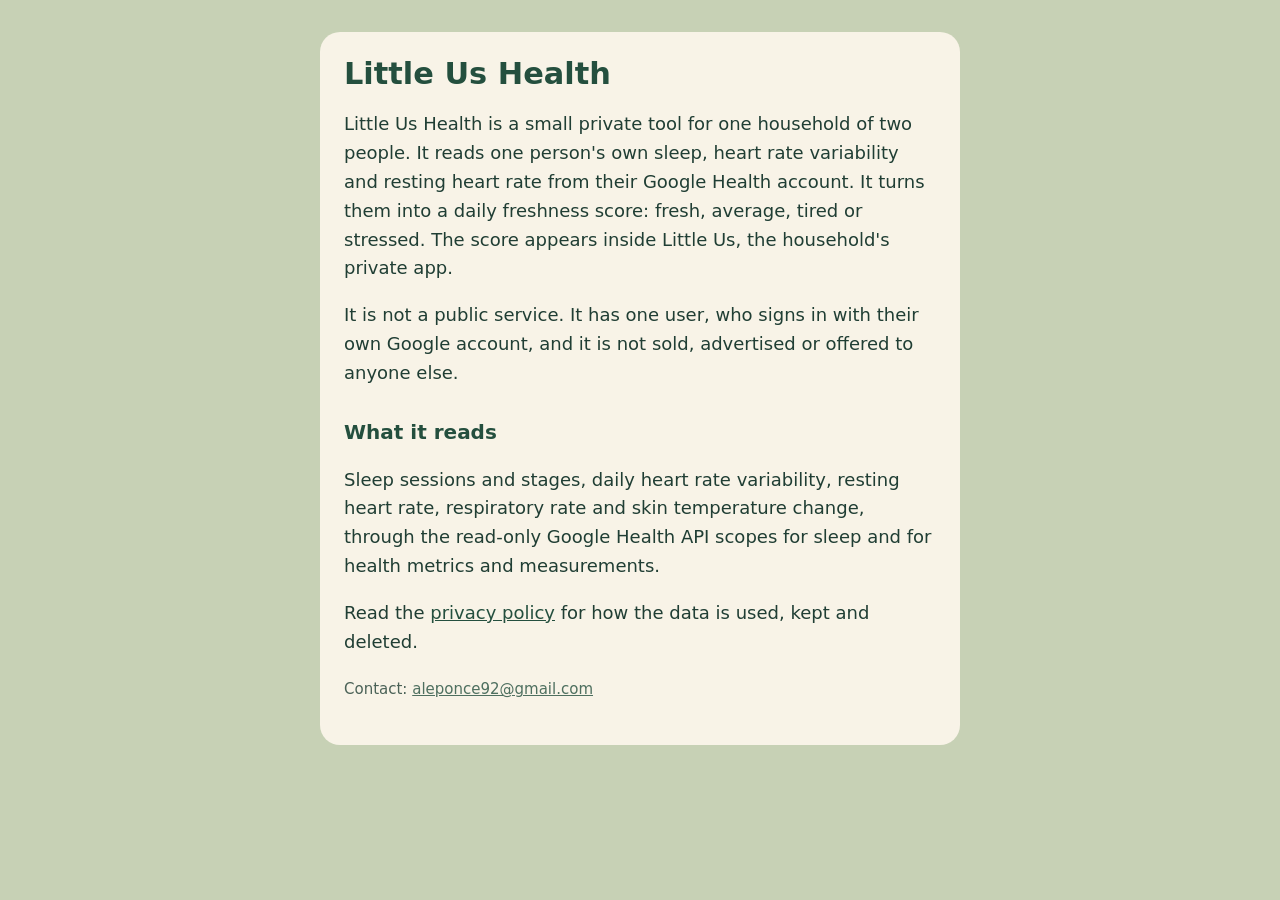
<file: index.html>
<!doctype html>
<html lang="en">
<head>
<meta charset="utf-8">
<meta name="viewport" content="width=device-width, initial-scale=1">
<title>Little Us Health</title>
<meta name="description" content="A small private tool that turns one person's sleep and heart data into a daily freshness score for a two-person household.">
<link rel="stylesheet" href="style.css">
</head>
<body>
<main>
<article>
<h1>Little Us Health</h1>
<p>Little Us Health is a small private tool for one household of two people. It reads one person's own sleep, heart rate variability and resting heart rate from their Google Health account. It turns them into a daily freshness score: fresh, average, tired or stressed. The score appears inside Little Us, the household's private app.</p>
<p>It is not a public service. It has one user, who signs in with their own Google account, and it is not sold, advertised or offered to anyone else.</p>
<h2>What it reads</h2>
<p>Sleep sessions and stages, daily heart rate variability, resting heart rate, respiratory rate and skin temperature change, through the read-only Google Health API scopes for sleep and for health metrics and measurements.</p>
<p>Read the <a href="privacy.html">privacy policy</a> for how the data is used, kept and deleted.</p>
<p><small>Contact: <a href="mailto:aleponce92@gmail.com">aleponce92@gmail.com</a></small></p>
</article>
</main>
</body>
</html>
</file>
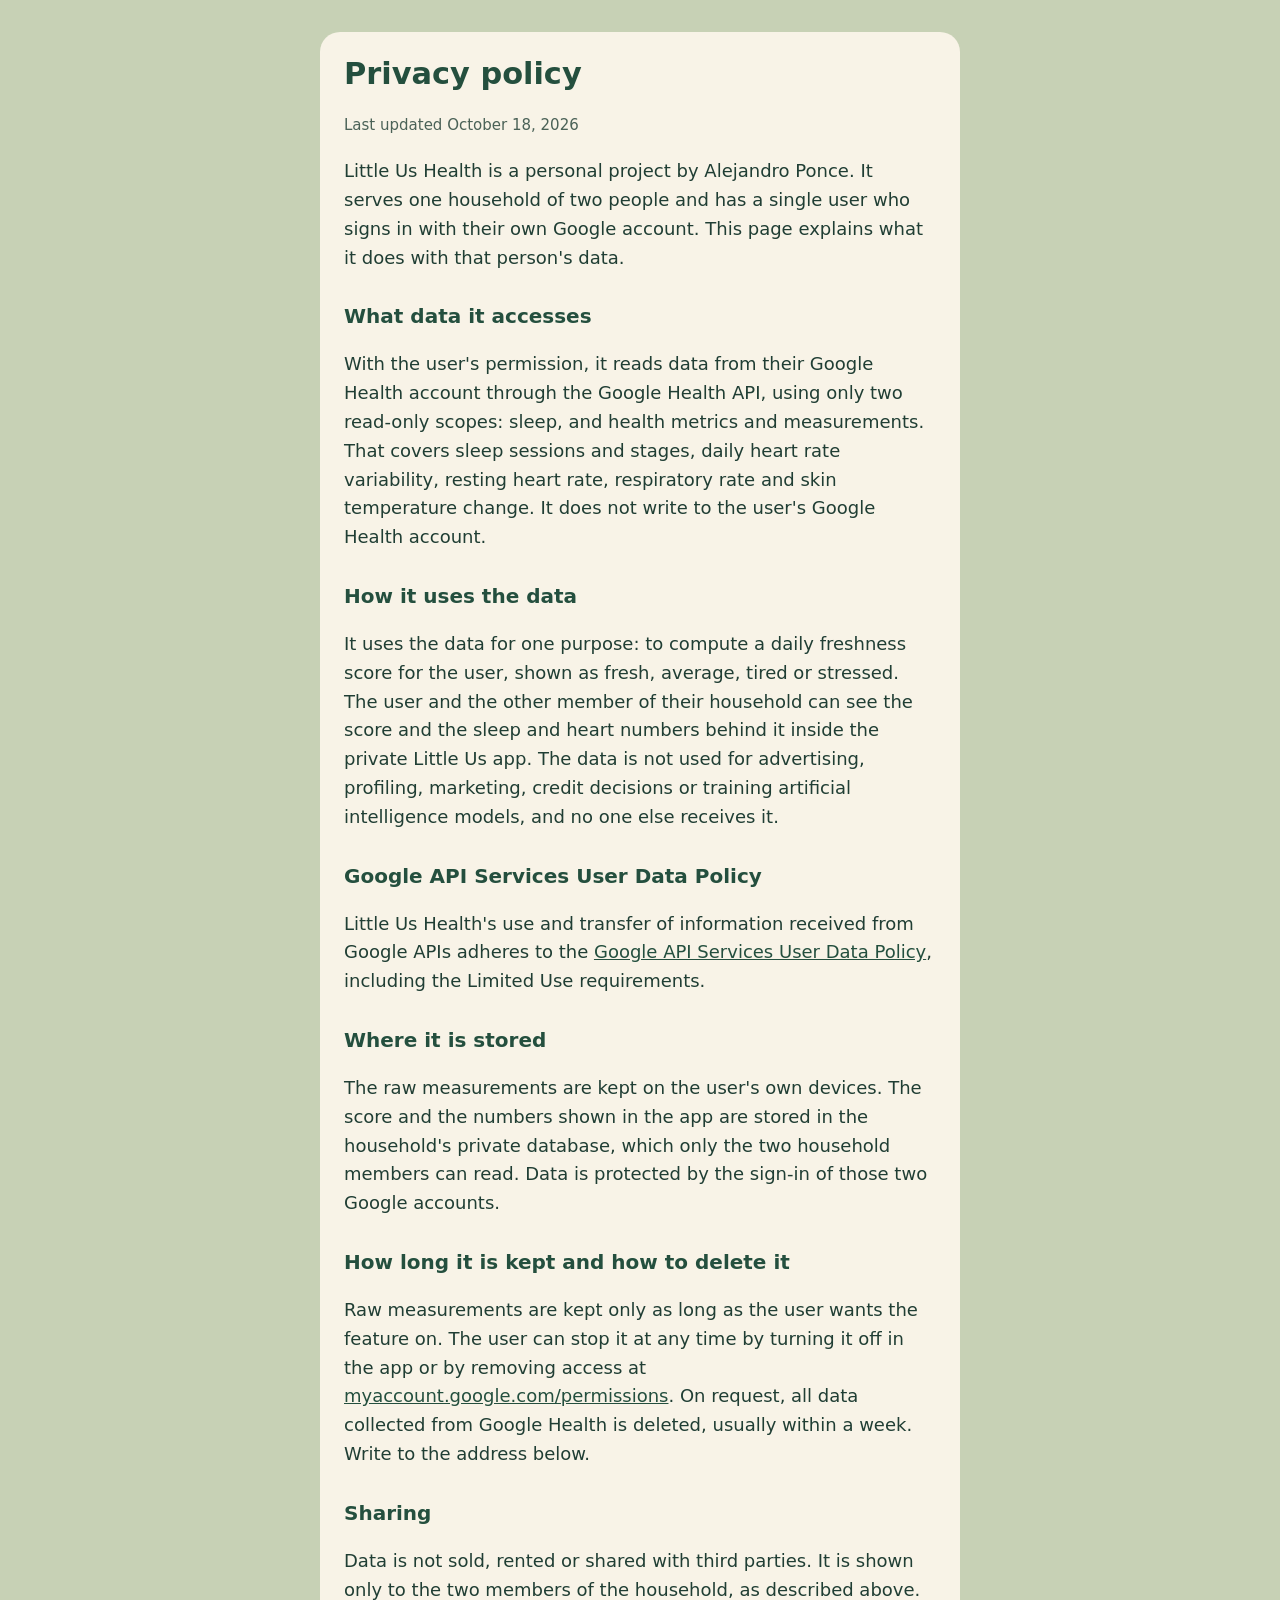
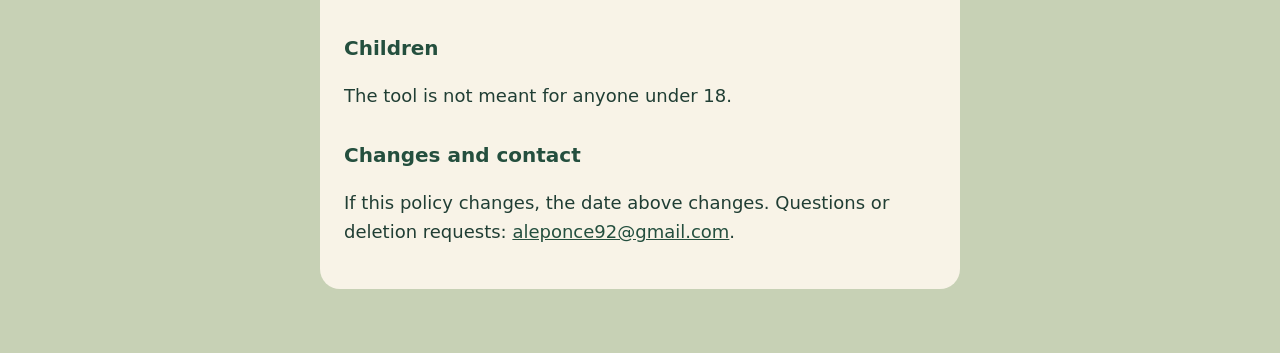
<file: privacy.html>
<!doctype html>
<html lang="en">
<head>
<meta charset="utf-8">
<meta name="viewport" content="width=device-width, initial-scale=1">
<title>Privacy policy | Little Us Health</title>
<meta name="description" content="How Little Us Health uses, keeps and deletes data from the Google Health API.">
<link rel="stylesheet" href="style.css">
</head>
<body>
<main>
<article>
<h1>Privacy policy</h1>
<p><small>Last updated October 18, 2026</small></p>
<p>Little Us Health is a personal project by Alejandro Ponce. It serves one household of two people and has a single user who signs in with their own Google account. This page explains what it does with that person's data.</p>

<h2>What data it accesses</h2>
<p>With the user's permission, it reads data from their Google Health account through the Google Health API, using only two read-only scopes: sleep, and health metrics and measurements. That covers sleep sessions and stages, daily heart rate variability, resting heart rate, respiratory rate and skin temperature change. It does not write to the user's Google Health account.</p>

<h2>How it uses the data</h2>
<p>It uses the data for one purpose: to compute a daily freshness score for the user, shown as fresh, average, tired or stressed. The user and the other member of their household can see the score and the sleep and heart numbers behind it inside the private Little Us app. The data is not used for advertising, profiling, marketing, credit decisions or training artificial intelligence models, and no one else receives it.</p>

<h2>Google API Services User Data Policy</h2>
<p>Little Us Health's use and transfer of information received from Google APIs adheres to the <a href="https://developers.google.com/terms/api-services-user-data-policy">Google API Services User Data Policy</a>, including the Limited Use requirements.</p>

<h2>Where it is stored</h2>
<p>The raw measurements are kept on the user's own devices. The score and the numbers shown in the app are stored in the household's private database, which only the two household members can read. Data is protected by the sign-in of those two Google accounts.</p>

<h2>How long it is kept and how to delete it</h2>
<p>Raw measurements are kept only as long as the user wants the feature on. The user can stop it at any time by turning it off in the app or by removing access at <a href="https://myaccount.google.com/permissions">myaccount.google.com/permissions</a>. On request, all data collected from Google Health is deleted, usually within a week. Write to the address below.</p>

<h2>Sharing</h2>
<p>Data is not sold, rented or shared with third parties. It is shown only to the two members of the household, as described above.</p>

<h2>Children</h2>
<p>The tool is not meant for anyone under 18.</p>

<h2>Changes and contact</h2>
<p>If this policy changes, the date above changes. Questions or deletion requests: <a href="mailto:aleponce92@gmail.com">aleponce92@gmail.com</a>.</p>
</article>
</main>
</body>
</html>
</file>
<file: style.css>
:root { --paper: #c7d1b5; --cream: #f8f3e7; --green: #244f3e; --ink: #203e34; }
@media (prefers-color-scheme: dark) { :root { --paper: #1c2a24; --cream: #24352d; --green: #a9d3bd; --ink: #e8efe9; } }
* { box-sizing: border-box; }
body { margin: 0; background: var(--paper); color: var(--ink); font: 18px/1.6 system-ui, -apple-system, "Segoe UI", Roboto, sans-serif; }
main { max-width: 42rem; margin: 0 auto; padding: 2rem 1rem 4rem; }
article { background: var(--cream); border-radius: 1.25rem; padding: 1.5rem; }
h1 { color: var(--green); font-size: 1.9rem; line-height: 1.2; margin: 0 0 .5rem; }
h2 { color: var(--green); font-size: 1.25rem; margin: 1.75rem 0 .25rem; }
a { color: var(--green); }
small { opacity: .8; }
</file>
